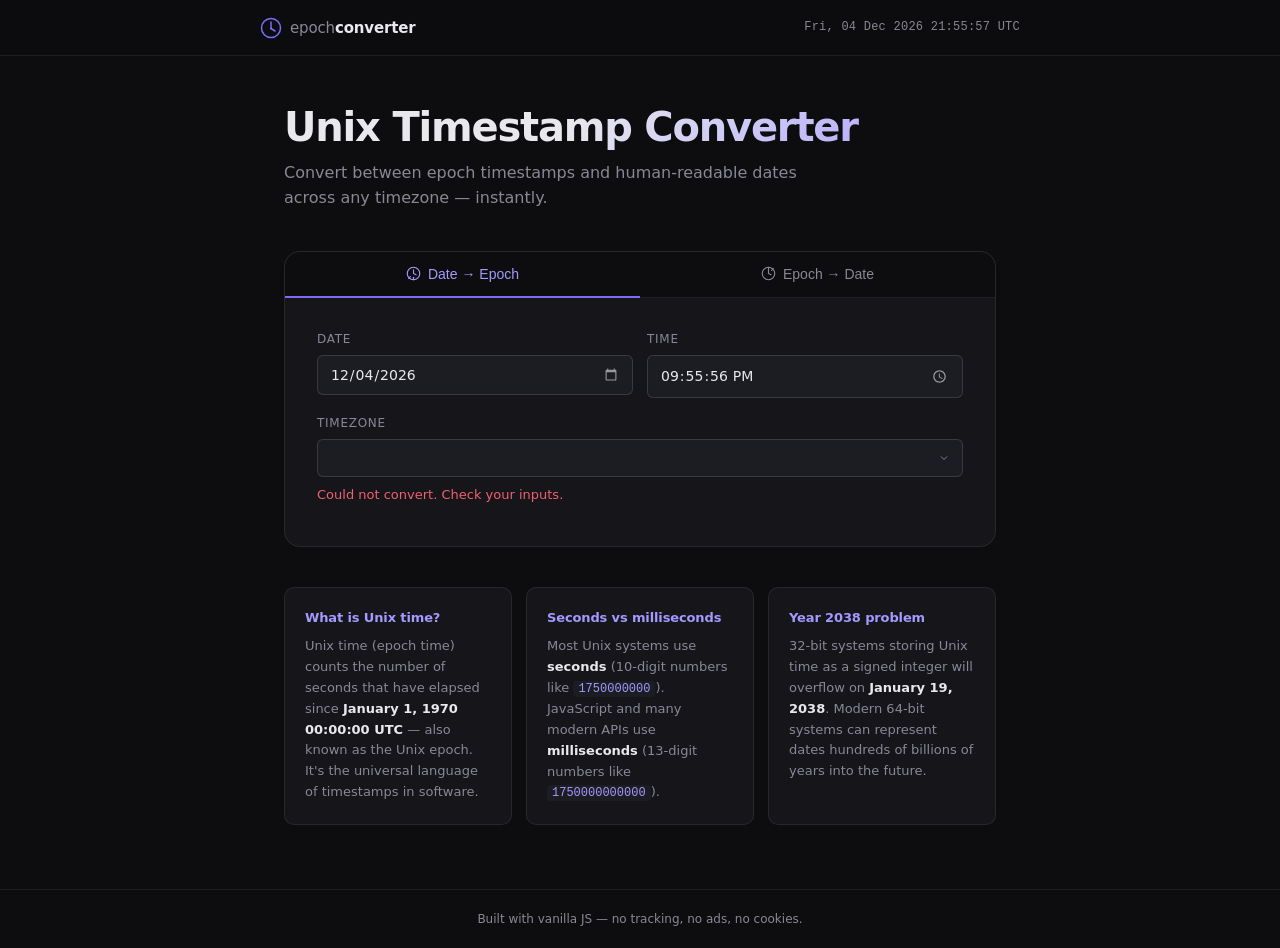
<file: index.html>
<!DOCTYPE html>
<html lang="en">
<head>
  <meta charset="UTF-8" />
  <meta name="viewport" content="width=device-width, initial-scale=1.0" />
  <title>Epoch Converter — Unix Timestamp Tool</title>
  <meta name="description" content="Convert between Unix epoch timestamps and human-readable dates across any timezone. Free, fast, no ads." />
  <link rel="stylesheet" href="style.css" />
  <link rel="icon" href="data:image/svg+xml,<svg xmlns='http://www.w3.org/2000/svg' viewBox='0 0 100 100'><text y='.9em' font-size='90'>⏱</text></svg>" />
</head>
<body>
  <header>
    <div class="header-inner">
      <div class="logo">
        <svg width="22" height="22" viewBox="0 0 22 22" fill="none" xmlns="http://www.w3.org/2000/svg" aria-hidden="true">
          <circle cx="11" cy="11" r="9.5" stroke="currentColor" stroke-width="1.5"/>
          <line x1="11" y1="5" x2="11" y2="11.5" stroke="currentColor" stroke-width="1.5" stroke-linecap="round"/>
          <line x1="11" y1="11.5" x2="15" y2="14" stroke="currentColor" stroke-width="1.5" stroke-linecap="round"/>
          <circle cx="11" cy="11.5" r="1" fill="currentColor"/>
        </svg>
        <span>epoch<strong>converter</strong></span>
      </div>
      <div class="now-strip" id="now-strip">—</div>
    </div>
  </header>

  <main>
    <section class="hero">
      <h1>Unix Timestamp Converter</h1>
      <p class="hero-sub">Convert between epoch timestamps and human-readable dates across any timezone — instantly.</p>
    </section>

    <div class="card">
      <div class="tabs" role="tablist">
        <button class="tab active" role="tab" aria-selected="true" aria-controls="panel-dt2ep" id="tab-dt2ep" onclick="switchTab('dt2ep')">
          <svg width="15" height="15" viewBox="0 0 24 24" fill="none" stroke="currentColor" stroke-width="1.8" stroke-linecap="round" aria-hidden="true"><circle cx="12" cy="12" r="10"/><polyline points="12 6 12 12 16 14"/><line x1="12" y1="22" x2="12" y2="18"/><line x1="4.22" y1="19.78" x2="7.05" y2="16.95"/></svg>
          Date → Epoch
        </button>
        <button class="tab" role="tab" aria-selected="false" aria-controls="panel-ep2dt" id="tab-ep2dt" onclick="switchTab('ep2dt')">
          <svg width="15" height="15" viewBox="0 0 24 24" fill="none" stroke="currentColor" stroke-width="1.8" stroke-linecap="round" aria-hidden="true"><circle cx="12" cy="12" r="10"/><polyline points="12 6 12 12 16 14"/><line x1="12" y1="2" x2="12" y2="6"/><line x1="19.78" y1="4.22" x2="16.95" y2="7.05"/></svg>
          Epoch → Date
        </button>
      </div>

      <!-- Panel 1: DateTime → Epoch -->
      <div class="panel active" id="panel-dt2ep" role="tabpanel" aria-labelledby="tab-dt2ep">
        <div class="row2">
          <div class="field">
            <label for="p1-date">Date</label>
            <input type="date" id="p1-date" />
          </div>
          <div class="field">
            <label for="p1-time">Time</label>
            <input type="time" id="p1-time" step="1" />
          </div>
        </div>
        <div class="field">
          <label for="p1-tz">Timezone</label>
          <select id="p1-tz"></select>
        </div>
        <p class="err" id="p1-err" role="alert" aria-live="polite"></p>

        <div class="result-block" id="p1-result" hidden>
          <div class="result-row">
            <div>
              <div class="result-label">Epoch — seconds</div>
              <div class="result-val mono" id="p1-s">—</div>
            </div>
            <button class="copy-btn" id="p1-cs" onclick="cp('p1-s','p1-cs')" aria-label="Copy epoch seconds">
              <svg width="14" height="14" viewBox="0 0 24 24" fill="none" stroke="currentColor" stroke-width="2" aria-hidden="true"><rect x="9" y="9" width="13" height="13" rx="2"/><path d="M5 15H4a2 2 0 0 1-2-2V4a2 2 0 0 1 2-2h9a2 2 0 0 1 2 2v1"/></svg>
              Copy
            </button>
          </div>
          <div class="divider"></div>
          <div class="result-row">
            <div>
              <div class="result-label">Epoch — milliseconds</div>
              <div class="result-val mono" id="p1-ms">—</div>
            </div>
            <button class="copy-btn" id="p1-cms" onclick="cp('p1-ms','p1-cms')" aria-label="Copy epoch milliseconds">
              <svg width="14" height="14" viewBox="0 0 24 24" fill="none" stroke="currentColor" stroke-width="2" aria-hidden="true"><rect x="9" y="9" width="13" height="13" rx="2"/><path d="M5 15H4a2 2 0 0 1-2-2V4a2 2 0 0 1 2-2h9a2 2 0 0 1 2 2v1"/></svg>
              Copy
            </button>
          </div>
          <div class="utc-note" id="p1-utc"></div>
        </div>
      </div>

      <!-- Panel 2: Epoch → DateTime -->
      <div class="panel" id="panel-ep2dt" role="tabpanel" aria-labelledby="tab-ep2dt" hidden>
        <div class="field">
          <label>Epoch unit</label>
          <div class="toggle-row" role="group" aria-label="Epoch unit">
            <button class="tog active" id="tog-s" onclick="setUnit('s')">Seconds</button>
            <button class="tog" id="tog-ms" onclick="setUnit('ms')">Milliseconds</button>
          </div>
        </div>
        <div class="field">
          <label for="p2-epoch">Epoch value</label>
          <input type="number" id="p2-epoch" placeholder="e.g. 1750000000" class="mono" />
        </div>
        <div class="field">
          <label for="p2-tz">Additional timezone</label>
          <select id="p2-tz"></select>
        </div>
        <p class="err" id="p2-err" role="alert" aria-live="polite"></p>

        <div class="result-block" id="p2-result" hidden>
          <div class="result-row">
            <div>
              <div class="result-label">UTC</div>
              <div class="result-val mono" id="p2-utc">—</div>
            </div>
            <button class="copy-btn" id="p2-cu" onclick="cp('p2-utc','p2-cu')" aria-label="Copy UTC time">
              <svg width="14" height="14" viewBox="0 0 24 24" fill="none" stroke="currentColor" stroke-width="2" aria-hidden="true"><rect x="9" y="9" width="13" height="13" rx="2"/><path d="M5 15H4a2 2 0 0 1-2-2V4a2 2 0 0 1 2-2h9a2 2 0 0 1 2 2v1"/></svg>
              Copy
            </button>
          </div>
          <div class="divider"></div>
          <div class="result-label" style="margin-bottom:4px">ISO 8601</div>
          <div class="mono result-sm" id="p2-iso">—</div>

          <div class="tz-grid">
            <div class="tz-card">
              <div class="tz-name" id="p2-local-name">Local</div>
              <div class="mono tz-val" id="p2-local">—</div>
            </div>
            <div class="tz-card">
              <div class="tz-name" id="p2-custom-name">—</div>
              <div class="mono tz-val" id="p2-custom">—</div>
            </div>
          </div>

          <div class="meta-grid">
            <div class="meta-card">
              <div class="meta-label">Day of week</div>
              <div class="meta-val" id="p2-dow">—</div>
            </div>
            <div class="meta-card">
              <div class="meta-label">Day of year</div>
              <div class="meta-val" id="p2-doy">—</div>
            </div>
            <div class="meta-card">
              <div class="meta-label">Week no.</div>
              <div class="meta-val" id="p2-wk">—</div>
            </div>
          </div>
        </div>
      </div>
    </div>

    <section class="info-grid">
      <div class="info-card">
        <h2>What is Unix time?</h2>
        <p>Unix time (epoch time) counts the number of seconds that have elapsed since <strong>January 1, 1970 00:00:00 UTC</strong> — also known as the Unix epoch. It's the universal language of timestamps in software.</p>
      </div>
      <div class="info-card">
        <h2>Seconds vs milliseconds</h2>
        <p>Most Unix systems use <strong>seconds</strong> (10-digit numbers like <code>1750000000</code>). JavaScript and many modern APIs use <strong>milliseconds</strong> (13-digit numbers like <code>1750000000000</code>).</p>
      </div>
      <div class="info-card">
        <h2>Year 2038 problem</h2>
        <p>32-bit systems storing Unix time as a signed integer will overflow on <strong>January 19, 2038</strong>. Modern 64-bit systems can represent dates hundreds of billions of years into the future.</p>
      </div>
    </section>
  </main>

  <footer>
    <p>Built with vanilla JS — no tracking, no ads, no cookies.</p>
  </footer>

  <script src="app.js"></script>
</body>
</html>
</file>
<file: style.css>
/* ── Reset & base ── */
*, *::before, *::after { box-sizing: border-box; margin: 0; padding: 0; }

:root {
  --bg:        #0d0d0f;
  --bg2:       #15151a;
  --bg3:       #1c1c23;
  --border:    rgba(255,255,255,0.08);
  --border2:   rgba(255,255,255,0.13);
  --text:      #e8e8ed;
  --muted:     #888896;
  --accent:    #7c6cfa;
  --accent2:   #a598ff;
  --success:   #3ecf8e;
  --danger:    #f06070;
  --mono:      'SF Mono', 'Fira Code', 'Cascadia Code', Consolas, monospace;
  --sans:      -apple-system, BlinkMacSystemFont, 'Segoe UI', system-ui, sans-serif;
  --radius:    10px;
  --radius-sm: 6px;
  --card-pad:  2rem;
  --transition: 0.15s ease;
}

html { font-size: 16px; scroll-behavior: smooth; }

body {
  background: var(--bg);
  color: var(--text);
  font-family: var(--sans);
  line-height: 1.6;
  min-height: 100vh;
  display: flex;
  flex-direction: column;
}

/* ── Header ── */
header {
  border-bottom: 1px solid var(--border);
  padding: 0 1.5rem;
  height: 56px;
  display: flex;
  align-items: center;
  position: sticky;
  top: 0;
  background: rgba(13,13,15,0.85);
  backdrop-filter: blur(12px);
  -webkit-backdrop-filter: blur(12px);
  z-index: 100;
}

.header-inner {
  max-width: 760px;
  width: 100%;
  margin: 0 auto;
  display: flex;
  align-items: center;
  justify-content: space-between;
}

.logo {
  display: flex;
  align-items: center;
  gap: 8px;
  font-size: 15px;
  letter-spacing: -0.01em;
  color: var(--muted);
}

.logo strong {
  font-weight: 600;
  color: var(--text);
}

.logo svg { color: var(--accent); }

.now-strip {
  font-family: var(--mono);
  font-size: 12px;
  color: var(--muted);
  letter-spacing: 0.02em;
}

/* ── Main layout ── */
main {
  flex: 1;
  max-width: 760px;
  width: 100%;
  margin: 0 auto;
  padding: 3rem 1.5rem 4rem;
}

/* ── Hero ── */
.hero { margin-bottom: 2.5rem; }

h1 {
  font-size: clamp(1.75rem, 4vw, 2.5rem);
  font-weight: 700;
  letter-spacing: -0.03em;
  line-height: 1.15;
  background: linear-gradient(135deg, var(--text) 40%, var(--accent2));
  -webkit-background-clip: text;
  -webkit-text-fill-color: transparent;
  background-clip: text;
  margin-bottom: 0.6rem;
}

.hero-sub {
  font-size: 1rem;
  color: var(--muted);
  max-width: 520px;
}

/* ── Card ── */
.card {
  background: var(--bg2);
  border: 1px solid var(--border);
  border-radius: 16px;
  overflow: hidden;
  margin-bottom: 2.5rem;
}

/* ── Tabs ── */
.tabs {
  display: flex;
  border-bottom: 1px solid var(--border);
  background: var(--bg);
}

.tab {
  flex: 1;
  display: flex;
  align-items: center;
  justify-content: center;
  gap: 7px;
  padding: 14px 1rem;
  font-size: 14px;
  font-weight: 500;
  color: var(--muted);
  background: transparent;
  border: none;
  cursor: pointer;
  transition: color var(--transition), background var(--transition);
  border-bottom: 2px solid transparent;
  margin-bottom: -1px;
}

.tab:hover { color: var(--text); background: rgba(255,255,255,0.03); }
.tab.active { color: var(--accent2); border-bottom-color: var(--accent); }

/* ── Panels ── */
.panel { display: none; padding: var(--card-pad); }
.panel.active { display: block; }

/* ── Form elements ── */
.row2 { display: grid; grid-template-columns: 1fr 1fr; gap: 14px; }
.field { display: flex; flex-direction: column; gap: 6px; margin-bottom: 16px; }

label {
  font-size: 12px;
  font-weight: 500;
  color: var(--muted);
  text-transform: uppercase;
  letter-spacing: 0.06em;
}

input, select {
  width: 100%;
  background: var(--bg3);
  border: 1px solid var(--border2);
  border-radius: var(--radius-sm);
  padding: 10px 12px;
  font-size: 14px;
  color: var(--text);
  font-family: var(--sans);
  outline: none;
  transition: border-color var(--transition), box-shadow var(--transition);
  appearance: none;
  -webkit-appearance: none;
}

select {
  background-image: url("data:image/svg+xml,%3Csvg xmlns='http://www.w3.org/2000/svg' width='12' height='12' viewBox='0 0 24 24' fill='none' stroke='%23888896' stroke-width='2'%3E%3Cpolyline points='6 9 12 15 18 9'/%3E%3C/svg%3E");
  background-repeat: no-repeat;
  background-position: right 12px center;
  padding-right: 36px;
}

select option { background: #1c1c23; }

input:focus, select:focus {
  border-color: var(--accent);
  box-shadow: 0 0 0 3px rgba(124,108,250,0.18);
}

input[type="number"].mono { font-family: var(--mono); font-size: 15px; }

input::-webkit-calendar-picker-indicator { filter: invert(0.6); cursor: pointer; }

/* ── Toggle buttons ── */
.toggle-row {
  display: flex;
  gap: 6px;
  background: var(--bg3);
  border: 1px solid var(--border2);
  border-radius: var(--radius-sm);
  padding: 3px;
  width: fit-content;
}

.tog {
  padding: 6px 16px;
  font-size: 13px;
  font-weight: 500;
  border: none;
  border-radius: calc(var(--radius-sm) - 2px);
  background: transparent;
  color: var(--muted);
  cursor: pointer;
  transition: all var(--transition);
}

.tog.active {
  background: var(--accent);
  color: #fff;
}

.tog:hover:not(.active) { color: var(--text); }

/* ── Errors ── */
.err {
  font-size: 13px;
  color: var(--danger);
  min-height: 18px;
  margin-top: -8px;
  margin-bottom: 8px;
}

/* ── Results ── */
.result-block {
  background: var(--bg3);
  border: 1px solid var(--border);
  border-radius: var(--radius);
  padding: 1.25rem;
  margin-top: 1rem;
  animation: fadeIn 0.2s ease;
}

@keyframes fadeIn { from { opacity: 0; transform: translateY(4px); } to { opacity: 1; transform: translateY(0); } }

.result-row {
  display: flex;
  align-items: flex-start;
  justify-content: space-between;
  gap: 12px;
}

.result-label {
  font-size: 11px;
  font-weight: 500;
  color: var(--muted);
  text-transform: uppercase;
  letter-spacing: 0.07em;
  margin-bottom: 4px;
}

.result-val {
  font-size: 1.6rem;
  font-weight: 600;
  letter-spacing: -0.02em;
  color: var(--text);
  line-height: 1.2;
  word-break: break-all;
}

.result-sm {
  font-size: 13px;
  color: var(--muted);
  margin-bottom: 4px;
}

.mono { font-family: var(--mono) !important; }

.divider {
  height: 1px;
  background: var(--border);
  margin: 1rem 0;
}

.utc-note {
  margin-top: 10px;
  font-size: 12px;
  color: var(--muted);
  font-family: var(--mono);
}

/* ── Copy button ── */
.copy-btn {
  display: flex;
  align-items: center;
  gap: 5px;
  padding: 7px 12px;
  font-size: 12px;
  font-weight: 500;
  background: transparent;
  border: 1px solid var(--border2);
  border-radius: var(--radius-sm);
  color: var(--muted);
  cursor: pointer;
  white-space: nowrap;
  flex-shrink: 0;
  transition: all var(--transition);
  margin-top: 4px;
}

.copy-btn:hover { border-color: var(--accent); color: var(--accent2); }
.copy-btn.copied { border-color: var(--success); color: var(--success); }

/* ── Timezone cards ── */
.tz-grid {
  display: grid;
  grid-template-columns: 1fr 1fr;
  gap: 10px;
  margin-top: 14px;
}

.tz-card {
  background: var(--bg2);
  border: 1px solid var(--border);
  border-radius: var(--radius-sm);
  padding: 10px 14px;
}

.tz-name {
  font-size: 11px;
  color: var(--muted);
  margin-bottom: 4px;
  font-weight: 500;
  text-transform: uppercase;
  letter-spacing: 0.05em;
  white-space: nowrap;
  overflow: hidden;
  text-overflow: ellipsis;
}

.tz-val {
  font-size: 13px;
  font-weight: 500;
  color: var(--text);
}

/* ── Meta grid ── */
.meta-grid {
  display: grid;
  grid-template-columns: 1fr 1fr 1fr;
  gap: 10px;
  margin-top: 10px;
}

.meta-card {
  background: var(--bg2);
  border: 1px solid var(--border);
  border-radius: var(--radius-sm);
  padding: 8px 12px;
}

.meta-label {
  font-size: 11px;
  color: var(--muted);
  margin-bottom: 3px;
  font-weight: 500;
  text-transform: uppercase;
  letter-spacing: 0.05em;
}

.meta-val {
  font-size: 14px;
  font-weight: 600;
  color: var(--accent2);
}

/* ── Info cards ── */
.info-grid {
  display: grid;
  grid-template-columns: repeat(auto-fit, minmax(200px, 1fr));
  gap: 14px;
}

.info-card {
  background: var(--bg2);
  border: 1px solid var(--border);
  border-radius: var(--radius);
  padding: 1.25rem;
}

.info-card h2 {
  font-size: 13px;
  font-weight: 600;
  color: var(--accent2);
  margin-bottom: 8px;
  letter-spacing: -0.01em;
}

.info-card p {
  font-size: 13px;
  color: var(--muted);
  line-height: 1.6;
}

.info-card code {
  font-family: var(--mono);
  font-size: 12px;
  background: var(--bg3);
  padding: 1px 5px;
  border-radius: 3px;
  color: var(--accent2);
}

.info-card strong { color: var(--text); font-weight: 600; }

/* ── Footer ── */
footer {
  border-top: 1px solid var(--border);
  padding: 1.25rem 1.5rem;
  text-align: center;
  font-size: 12px;
  color: var(--muted);
}

/* ── Responsive ── */
@media (max-width: 540px) {
  main { padding: 2rem 1rem 3rem; }
  .row2 { grid-template-columns: 1fr; }
  .tz-grid { grid-template-columns: 1fr; }
  .meta-grid { grid-template-columns: 1fr 1fr; }
  .result-val { font-size: 1.25rem; }
  .now-strip { display: none; }
  --card-pad: 1.25rem;
}

/* ── Reduced motion ── */
@media (prefers-reduced-motion: reduce) {
  *, *::before, *::after { animation-duration: 0.01ms !important; transition-duration: 0.01ms !important; }
}
</file>
